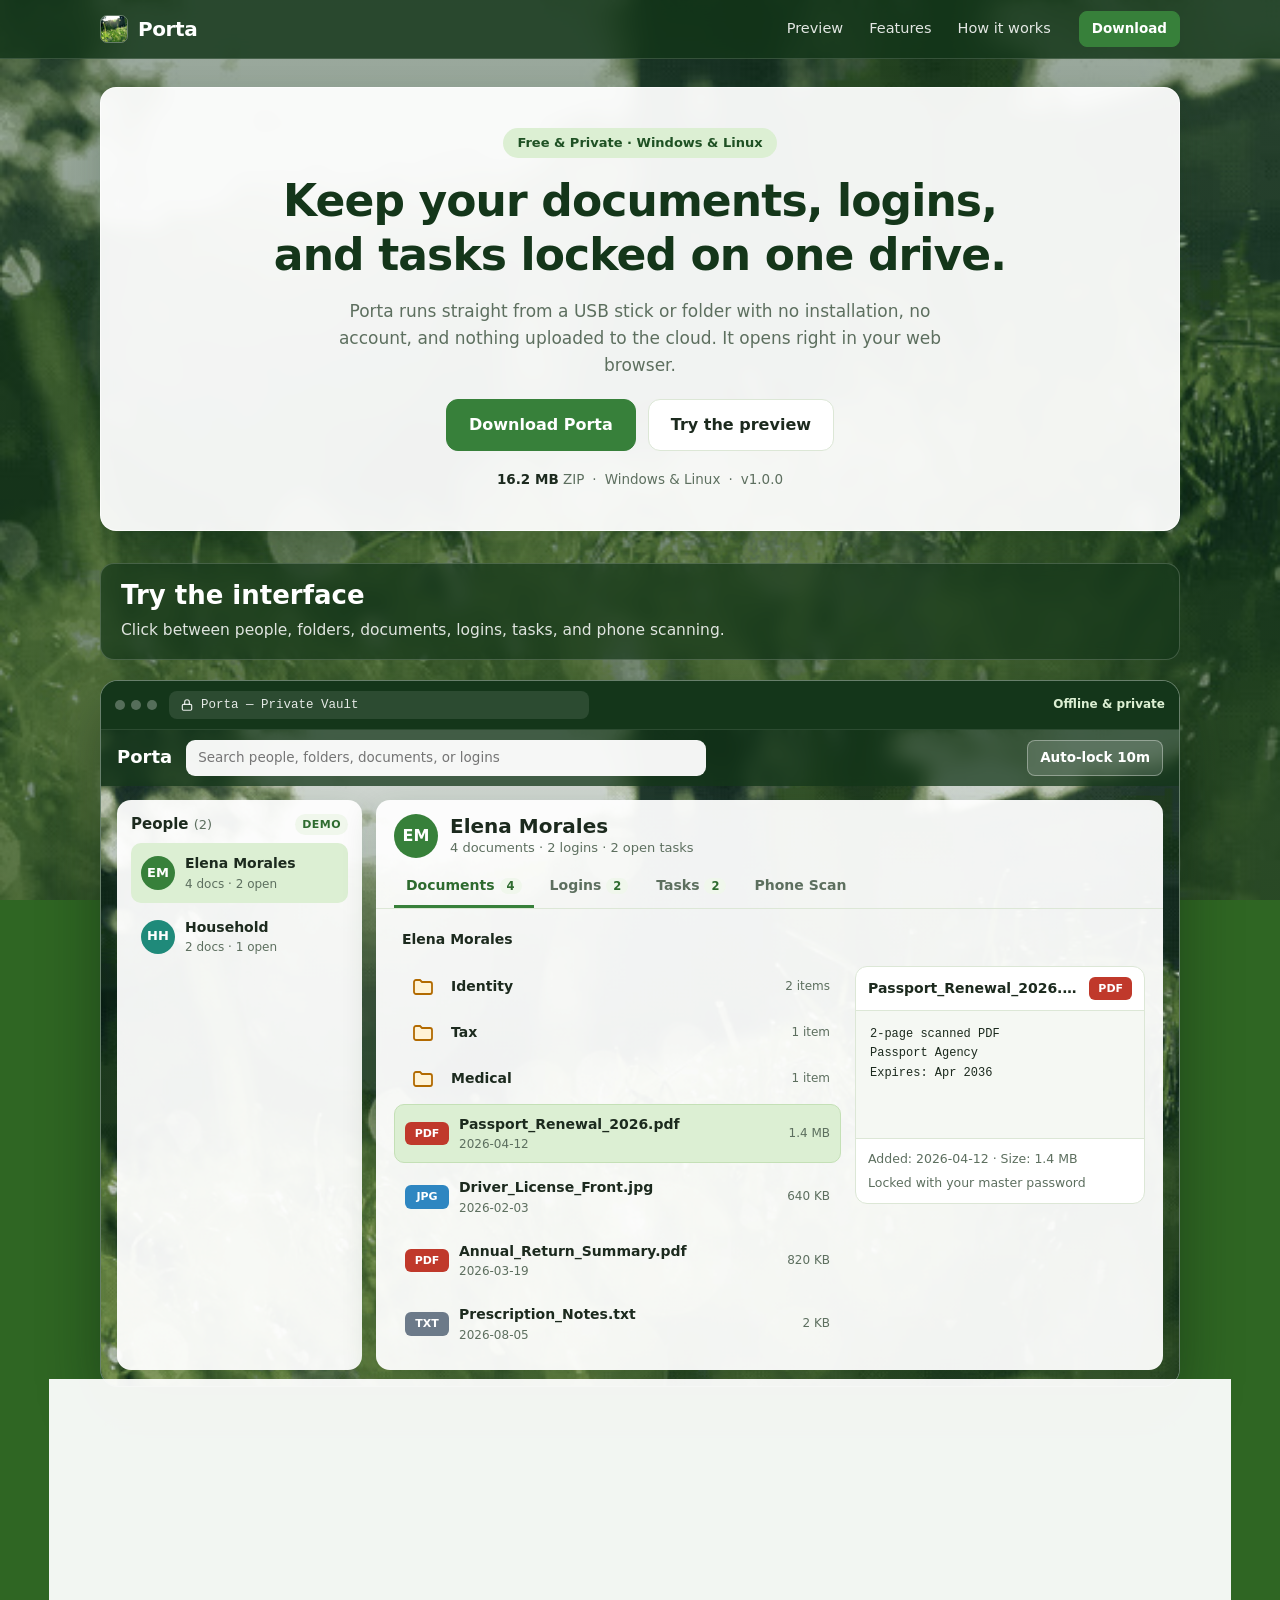
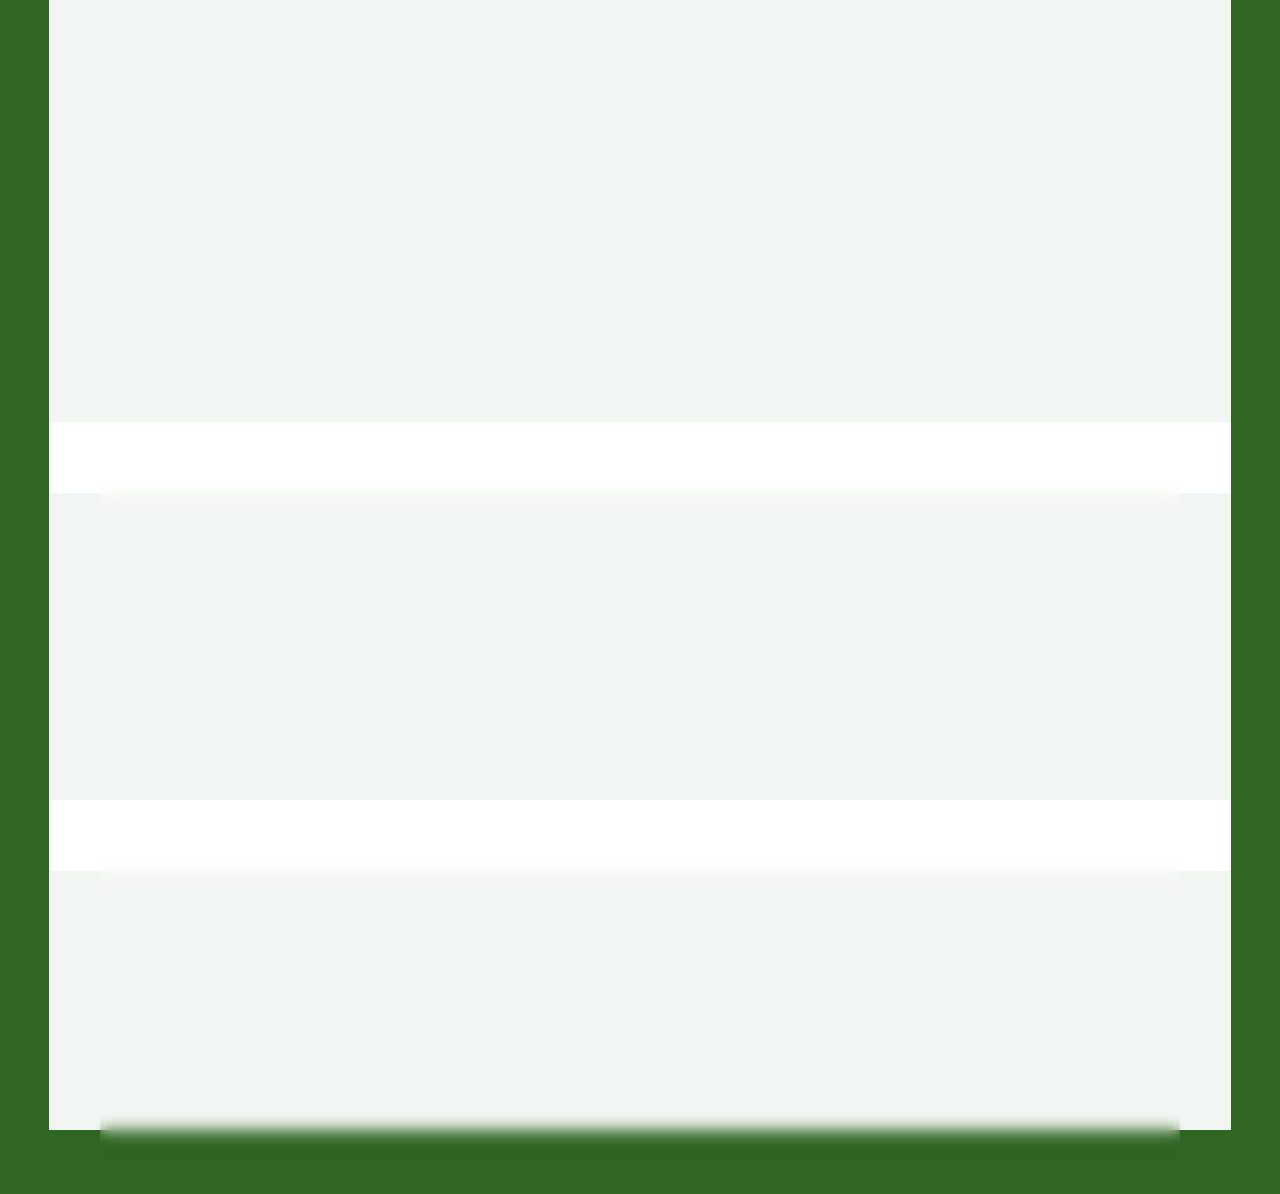
<file: docs/index.html>
<!doctype html>
<html lang="en">
<head>
  <meta charset="utf-8">
  <meta name="viewport" content="width=device-width, initial-scale=1">
  <title>Porta — Your Private Vault on a USB Stick</title>
  <meta name="description" content="Keep your documents, logins, and tasks locked on one drive. Runs straight from a USB stick on Windows or Linux with no installation and no cloud.">
  <meta name="theme-color" content="#1f5124">
  <meta property="og:title" content="Porta — Your Private Vault on a USB Stick">
  <meta property="og:description" content="Keep your documents, logins, and tasks locked behind one master password on your own drive.">
  <meta property="og:type" content="website">
  <meta property="og:url" content="https://artbyo3.github.io/Porta/">
  <meta property="og:image" content="./apple-touch-icon.png">
  <link rel="icon" href="./favicon.ico" sizes="any">
  <link rel="apple-touch-icon" href="./apple-touch-icon.png">
  <link rel="stylesheet" href="./style.css">
</head>
<body>
  <div class="meadow" aria-hidden="true"></div>

  <header class="topbar">
    <div class="topbar-inner">
      <a class="brand" href="#top">
        <img src="./apple-touch-icon.png" alt="" class="brand-icon" width="28" height="28">
        <span>Porta</span>
      </a>
      <nav class="nav" aria-label="Primary">
        <a href="#preview">Preview</a>
        <a href="#features">Features</a>
        <a href="#how-it-works">How it works</a>
      </nav>
      <a class="btn btn-primary btn-sm topbar-cta" data-download-link href="https://github.com/Artbyo3/Porta/releases/download/v1.0.0/Porta-v1.0.0.zip">Download</a>
    </div>
  </header>

  <main id="top" class="page">
    <section class="hero panel">
      <div class="hero-badge">
        Free &amp; Private · Windows &amp; Linux
      </div>
      <h1>Keep your documents, logins, and tasks locked on one drive.</h1>
      <p class="hero-lead">
        Porta runs straight from a USB stick or folder with no installation, no account, and nothing uploaded to the cloud.
        It opens right in your web browser.
      </p>
      <div class="hero-actions">
        <a id="downloadBtn" class="btn btn-primary btn-lg" data-download-link href="https://github.com/Artbyo3/Porta/releases/download/v1.0.0/Porta-v1.0.0.zip">
          <span>Download Porta</span>
        </a>
        <a class="btn btn-lg" href="#preview">
          Try the preview
        </a>
      </div>
      <p id="downloadMeta" class="hero-meta">
        <span><strong data-download-size>16.2 MB</strong> ZIP</span>
        <span aria-hidden="true">·</span>
        <span>Windows &amp; Linux</span>
        <span aria-hidden="true">·</span>
        <span data-release-version>v1.0.0</span>
      </p>
    </section>

    <section id="preview" class="section">
      <div class="section-head">
        <h2>Try the interface</h2>
        <p>Click between people, folders, documents, logins, tasks, and phone scanning.</p>
      </div>

      <div class="browser-frame" role="region" aria-label="Interactive Porta interface preview">
        <div class="browser-chrome">
          <div class="browser-dots" aria-hidden="true">
            <span></span><span></span><span></span>
          </div>
          <div class="browser-url">
            <svg viewBox="0 0 24 24" width="14" height="14" fill="none" stroke="currentColor" stroke-width="2" stroke-linecap="round" stroke-linejoin="round" aria-hidden="true">
              <rect x="4" y="11" width="16" height="10" rx="2"></rect>
              <path d="M8 11V7a4 4 0 0 1 8 0v4"></path>
            </svg>
            <span>Porta — Private Vault</span>
          </div>
          <div class="browser-tag">Offline &amp; private</div>
        </div>

        <div class="demo-app">
          <div class="demo-appbar">
            <div class="demo-brand">Porta</div>
            <div class="demo-search">
              <input id="demoSearch" type="search" placeholder="Search people, folders, documents, or logins" aria-label="Demo search">
            </div>
            <span class="btn btn-ghost-light btn-sm demo-pill">Auto-lock 10m</span>
          </div>

          <div class="demo-shell">
            <aside class="demo-sidebar">
              <div class="demo-sidebar-head">
                <h3>People <span id="demoPeopleCount" class="count">(2)</span></h3>
                <span class="demo-hint">Demo</span>
              </div>
              <ul id="demoPeopleList" class="people" role="list"></ul>
            </aside>

            <div class="demo-workspace">
              <div class="demo-person-head">
                <div id="demoPersonTitle" class="demo-person-title"></div>
                <div id="demoTabs" class="tabs" role="tablist" aria-label="Workspace sections"></div>
              </div>
              <div id="demoBody" class="demo-tab-body" role="tabpanel"></div>
            </div>
          </div>
        </div>
      </div>
    </section>

    <section id="features" class="section panel section-panel">
      <div class="section-head">
        <h2>Simple, private, and all yours</h2>
        <p>Everything stays safely locked on your own drive — no subscriptions, no accounts, no cloud.</p>
      </div>

      <div class="feature-grid">
        <article class="feature-card">
          <div class="feature-ico" aria-hidden="true">
            <svg viewBox="0 0 24 24" fill="none" stroke="currentColor" stroke-width="1.8" stroke-linecap="round" stroke-linejoin="round">
              <path d="M3 7a2 2 0 0 1 2-2h4l2 2h8a2 2 0 0 1 2 2v8a2 2 0 0 1-2 2H5a2 2 0 0 1-2-2z"></path>
            </svg>
          </div>
          <h3>Organized by Person &amp; Folder</h3>
          <p>Keep each person's documents, logins, and tasks separated in folders you can nest and drag around.</p>
        </article>

        <article class="feature-card">
          <div class="feature-ico" aria-hidden="true">
            <svg viewBox="0 0 24 24" fill="none" stroke="currentColor" stroke-width="1.8" stroke-linecap="round" stroke-linejoin="round">
              <path d="M12 3l8 3v6c0 4.5-3.4 8-8 9-4.6-1-8-4.5-8-9V6z"></path>
            </svg>
          </div>
          <h3>Locked With One Password</h3>
          <p>Every document, PDF, photo, and password is locked behind your master password, so even if your USB stick is lost or stolen, nobody can read it. Locks itself after 10 minutes away.</p>
        </article>

        <article class="feature-card">
          <div class="feature-ico" aria-hidden="true">
            <svg viewBox="0 0 24 24" fill="none" stroke="currentColor" stroke-width="1.8" stroke-linecap="round" stroke-linejoin="round">
              <path d="M4 4h11l5 5v11a1 1 0 0 1-1 1H4a1 1 0 0 1-1-1V5a1 1 0 0 1 1-1z"></path>
              <path d="M14 4v5h5M8 13h8M8 17h5"></path>
            </svg>
          </div>
          <h3>View Files Right Inside</h3>
          <p>Open PDFs, photos, and text notes directly in Porta, side-by-side or full screen.</p>
        </article>

        <article class="feature-card">
          <div class="feature-ico" aria-hidden="true">
            <svg viewBox="0 0 24 24" fill="none" stroke="currentColor" stroke-width="1.8" stroke-linecap="round" stroke-linejoin="round">
              <rect x="6" y="2" width="12" height="20" rx="2"></rect>
              <path d="M10 18h4M9 7h6M9 11h6"></path>
            </svg>
          </div>
          <h3>Scan Paper With Your Phone</h3>
          <p>Scan a QR code on the same Wi-Fi, snap photos of pages, crop and straighten them, reorder pages, and save them as one PDF.</p>
        </article>

        <article class="feature-card">
          <div class="feature-ico" aria-hidden="true">
            <svg viewBox="0 0 24 24" fill="none" stroke="currentColor" stroke-width="1.8" stroke-linecap="round" stroke-linejoin="round">
              <circle cx="11" cy="11" r="7"></circle>
              <path d="M21 21l-4.35-4.35"></path>
            </svg>
          </div>
          <h3>Find Anything Fast</h3>
          <p>One search bar finds any person, folder, document, or saved login in seconds.</p>
        </article>

        <article class="feature-card">
          <div class="feature-ico" aria-hidden="true">
            <svg viewBox="0 0 24 24" fill="none" stroke="currentColor" stroke-width="1.8" stroke-linecap="round" stroke-linejoin="round">
              <rect x="4" y="7" width="16" height="10" rx="2"></rect>
              <path d="M8 7V4h8v3M9 12h6"></path>
            </svg>
          </div>
          <h3>Carry It Anywhere</h3>
          <p>Nothing to install and no cloud subscriptions. Keep Porta on a USB stick and back up your entire vault just by copying one folder.</p>
        </article>
      </div>
    </section>

    <section id="how-it-works" class="section panel section-panel">
      <div class="section-head">
        <h2>How it works</h2>
        <p>Up and running in less than a minute.</p>
      </div>

      <ol class="steps-grid">
        <li class="step-card">
          <span class="step-num">1</span>
          <h3>Download &amp; Unzip</h3>
          <p>Download Porta, unzip it, and place the <strong>Porta</strong> folder on a USB stick or anywhere on your computer.</p>
        </li>
        <li class="step-card">
          <span class="step-num">2</span>
          <h3>Open Porta</h3>
          <p>On Windows, double-click <strong>porta.exe</strong>. On Linux, run <strong>START.sh</strong>. Porta opens right in your web browser.</p>
        </li>
        <li class="step-card">
          <span class="step-num">3</span>
          <h3>Choose Your Password</h3>
          <p>Pick one strong master password to lock your vault (remember it well — it cannot be reset). Close the Porta window whenever you're done.</p>
        </li>
      </ol>
    </section>

    <section id="download" class="section panel section-panel download-panel">
      <h2>Download Porta <span data-release-version>v1.0.0</span></h2>
      <p>Free for Windows and Linux. Nothing to install and no account needed. Mac is not supported yet.</p>
      <div class="download-actions">
        <a class="btn btn-primary btn-lg" data-download-link href="https://github.com/Artbyo3/Porta/releases/download/v1.0.0/Porta-v1.0.0.zip">
          <span>Download Porta (<span data-download-size>16.2 MB</span>)</span>
        </a>
      </div>
    </section>
  </main>

  <footer class="footer">
    <div class="footer-inner panel">
      <div class="footer-links">
        <strong>Porta</strong>
        <a href="https://github.com/Artbyo3/Porta" target="_blank" rel="noopener">GitHub</a>
        <a data-release-notes href="https://github.com/Artbyo3/Porta/releases/latest" target="_blank" rel="noopener">All releases</a>
        <a href="https://github.com/Artbyo3/Porta/blob/main/LICENSE" target="_blank" rel="noopener">MIT License</a>
      </div>
      <p class="footer-attrib">
        Background photo:
        <a href="https://pixabay.com/videos/grass-dew-field-fog-morning-66810/" target="_blank" rel="noopener">"Grass, dew, field" by JustYøu on Pixabay</a>
        (<a href="https://pixabay.com/service/license-summary/" target="_blank" rel="noopener">Pixabay Content License</a>).
      </p>
    </div>
  </footer>

  <div id="siteToasts" class="toasts" aria-live="polite"></div>
  <script src="./site.js"></script>
</body>
</html>
</file>
<file: docs/style.css>
:root {
  --forest: #14361a;
  --green-800: #1f5124;
  --green-700: #2e6b2f;
  --green-600: #37803a;
  --green-500: #4a9a3f;
  --green-100: #dcefd3;
  --green-50: #f0f7ec;
  --text: #1c2a1e;
  --muted: #5d6f5f;
  --line: #dce7d6;
  --panel: rgba(255, 255, 255, .94);
  --amber: #b26a00;
  --amber-bg: #fff3d6;
  --danger: #c0392b;
  --radius: 16px;
  --shadow: 0 12px 34px rgba(20, 54, 26, .20);
}

* { box-sizing: border-box; }
[hidden] { display: none !important; }
html { scroll-behavior: smooth; }

body {
  margin: 0;
  color: var(--text);
  background: #2f6623;
  font: 15.5px/1.6 system-ui, -apple-system, "Segoe UI", Roboto, sans-serif;
}

h1, h2, h3 { margin: 0; line-height: 1.22; }
a { color: var(--green-700); }
button, input { font: inherit; color: inherit; }

/* ---------- Meadow background ---------- */
.meadow {
  position: fixed;
  inset: 0;
  z-index: -1;
  background:
    linear-gradient(180deg, rgba(20, 54, 26, .42), rgba(20, 54, 26, .58)),
    url("./media/grass.jpg") center / cover no-repeat;
}

/* ---------- Reusable surfaces & buttons ---------- */
.panel {
  background: var(--panel);
  border: 1px solid rgba(255, 255, 255, .7);
  border-radius: var(--radius);
  box-shadow: var(--shadow);
  -webkit-backdrop-filter: blur(8px);
  backdrop-filter: blur(8px);
}

.btn {
  display: inline-flex;
  align-items: center;
  justify-content: center;
  gap: 7px;
  padding: 9px 16px;
  border: 1px solid var(--line);
  border-radius: 10px;
  background: #fff;
  color: var(--text);
  font-weight: 600;
  text-decoration: none;
  cursor: pointer;
  white-space: nowrap;
  transition: background .15s, border-color .15s, box-shadow .15s, transform .15s;
}
.btn:hover { background: var(--green-50); border-color: var(--green-500); }
.btn:focus-visible, a:focus-visible, input:focus-visible {
  outline: none;
  box-shadow: 0 0 0 3px rgba(74, 154, 63, .32);
}
.btn-primary {
  background: var(--green-600);
  border-color: var(--green-600);
  color: #fff;
}
.btn-primary:hover {
  background: var(--green-700);
  border-color: var(--green-700);
}
.btn-ghost-light {
  background: rgba(255, 255, 255, .14);
  border-color: rgba(255, 255, 255, .35);
  color: #fff;
}
.btn-ghost-light:hover { background: rgba(255, 255, 255, .24); }
.btn-sm { padding: 6px 12px; font-size: 13.5px; border-radius: 8px; }
.btn-lg { padding: 12px 22px; font-size: 16px; border-radius: 12px; }

/* ---------- Sticky topbar ---------- */
.topbar {
  position: sticky;
  top: 0;
  z-index: 30;
  background: rgba(20, 54, 26, .84);
  border-bottom: 1px solid rgba(255, 255, 255, .14);
  -webkit-backdrop-filter: blur(12px);
  backdrop-filter: blur(12px);
}
.topbar-inner {
  max-width: 1120px;
  margin: 0 auto;
  padding: 11px 20px;
  display: flex;
  align-items: center;
  gap: 18px;
}
.brand {
  display: inline-flex;
  align-items: center;
  gap: 10px;
  color: #fff;
  text-decoration: none;
  font-weight: 800;
  font-size: 20px;
  letter-spacing: -.02em;
}
.brand-icon {
  border-radius: 7px;
  border: 1px solid rgba(255, 255, 255, .3);
}
.nav {
  display: flex;
  align-items: center;
  gap: 6px;
  margin-left: auto;
}
.nav a {
  color: rgba(255, 255, 255, .88);
  text-decoration: none;
  font-size: 14.5px;
  font-weight: 500;
  padding: 6px 10px;
  border-radius: 8px;
  transition: background .15s, color .15s;
}
.nav a:hover { background: rgba(255, 255, 255, .12); color: #fff; }

/* ---------- Page container ---------- */
.page {
  max-width: 1120px;
  margin: 0 auto;
  padding: 28px 20px 24px;
  display: grid;
  grid-template-columns: minmax(0, 1fr);
  gap: 32px;
}
.page > * { min-width: 0; }
.section { scroll-margin-top: 76px; min-width: 0; }
.section-panel { padding: 30px; }
.section-head { margin-bottom: 20px; }
.section-head h2 { font-size: 26px; color: var(--forest); margin-bottom: 6px; }
.section-head p { margin: 0; color: var(--muted); }
#preview .section-head {
  background: rgba(20, 54, 26, .68);
  border: 1px solid rgba(255, 255, 255, .18);
  border-radius: 14px;
  padding: 16px 20px;
  color: #fff;
  -webkit-backdrop-filter: blur(8px);
  backdrop-filter: blur(8px);
}
#preview .section-head h2 { color: #fff; }
#preview .section-head p { color: rgba(255, 255, 255, .86); }

/* ---------- Hero ---------- */
.hero {
  padding: 40px 36px;
  text-align: center;
  display: grid;
  justify-items: center;
  gap: 16px;
}
.hero-badge {
  display: inline-flex;
  align-items: center;
  gap: 6px;
  padding: 5px 14px;
  border-radius: 999px;
  background: var(--green-100);
  color: var(--green-800);
  font-size: 13px;
  font-weight: 700;
}
.hero h1 {
  max-width: 780px;
  font-size: clamp(28px, 4.2vw, 44px);
  color: var(--forest);
  letter-spacing: -.02em;
}
.hero-lead {
  max-width: 650px;
  margin: 0;
  font-size: 17px;
  color: var(--muted);
}
.hero-actions {
  display: flex;
  flex-wrap: wrap;
  justify-content: center;
  gap: 12px;
  margin-top: 4px;
}
.hero-meta {
  margin: 2px 0 0;
  display: flex;
  flex-wrap: wrap;
  justify-content: center;
  gap: 8px;
  font-size: 13.5px;
  color: var(--muted);
}
.hero-meta strong { color: var(--text); }

/* ---------- Interactive product preview ---------- */
.browser-frame {
  border-radius: 18px;
  overflow: hidden;
  border: 1px solid rgba(255, 255, 255, .35);
  box-shadow: 0 24px 60px rgba(10, 28, 13, .42);
  background: #173c1d;
  min-width: 0;
  max-width: 100%;
}
.browser-chrome {
  display: flex;
  align-items: center;
  gap: 12px;
  padding: 10px 14px;
  background: #14361a;
  color: rgba(255, 255, 255, .88);
  border-bottom: 1px solid rgba(255, 255, 255, .1);
}
.browser-dots { display: flex; gap: 6px; flex-shrink: 0; }
.browser-dots span {
  width: 10px;
  height: 10px;
  border-radius: 50%;
  background: rgba(255, 255, 255, .28);
}
.browser-url {
  flex: 1;
  min-width: 0;
  max-width: 420px;
  display: inline-flex;
  align-items: center;
  gap: 7px;
  padding: 4px 11px;
  border-radius: 8px;
  background: rgba(255, 255, 255, .1);
  font-family: ui-monospace, Consolas, monospace;
  font-size: 12.5px;
  overflow: hidden;
  white-space: nowrap;
}
.browser-url span { overflow: hidden; text-overflow: ellipsis; }
.browser-tag {
  margin-left: auto;
  flex-shrink: 0;
  font-size: 12px;
  font-weight: 600;
  color: var(--green-100);
}

.demo-app {
  background:
    linear-gradient(180deg, rgba(20, 54, 26, .20), rgba(20, 54, 26, .25)),
    url("./media/grass.jpg") center / cover no-repeat;
}
.demo-appbar {
  display: flex;
  align-items: center;
  gap: 14px;
  padding: 10px 16px;
  background: rgba(20, 54, 26, .76);
  -webkit-backdrop-filter: blur(8px);
  backdrop-filter: blur(8px);
}
.demo-brand { color: #fff; font-weight: 800; font-size: 18px; flex-shrink: 0; }
.demo-search { flex: 1; min-width: 0; max-width: 520px; }
.demo-search input {
  width: 100%;
  padding: 7px 12px;
  border: 0;
  border-radius: 9px;
  background: rgba(255, 255, 255, .95);
  font-size: 13.5px;
}
.demo-pill { margin-left: auto; cursor: default; }

.demo-shell {
  display: flex;
  gap: 14px;
  padding: 14px 16px 16px;
  min-height: 430px;
}
.demo-sidebar {
  width: 245px;
  flex-shrink: 0;
  background: var(--panel);
  border-radius: 14px;
  padding: 14px;
  box-shadow: var(--shadow);
  display: flex;
  flex-direction: column;
  gap: 8px;
}
.demo-sidebar-head {
  display: flex;
  align-items: center;
  justify-content: space-between;
}
.demo-sidebar-head h3 { font-size: 15px; }
.count { color: var(--muted); font-weight: 500; font-size: 13px; }
.demo-hint {
  font-size: 11px;
  font-weight: 700;
  text-transform: uppercase;
  letter-spacing: .04em;
  color: var(--green-700);
  background: var(--green-50);
  padding: 2px 7px;
  border-radius: 999px;
}

.people { list-style: none; margin: 0; padding: 0; display: grid; gap: 4px; }
.people button {
  width: 100%;
  display: flex;
  align-items: center;
  gap: 10px;
  padding: 9px 10px;
  border: 0;
  border-radius: 10px;
  background: transparent;
  text-align: left;
  cursor: pointer;
}
.people button:hover { background: var(--green-50); }
.people button.selected { background: var(--green-100); }
.people .who { min-width: 0; }
.people .name { display: block; font-weight: 600; font-size: 14px; }
.people .meta { display: block; font-size: 12px; color: var(--muted); }

.avatar {
  flex-shrink: 0;
  display: inline-grid;
  place-items: center;
  width: 34px;
  height: 34px;
  border-radius: 50%;
  color: #fff;
  font-size: 13px;
  font-weight: 700;
}
.avatar-lg { width: 44px; height: 44px; font-size: 16px; }

.demo-workspace {
  flex: 1;
  min-width: 0;
  background: var(--panel);
  border-radius: 14px;
  box-shadow: var(--shadow);
  display: flex;
  flex-direction: column;
  overflow: hidden;
}
.demo-person-head {
  padding: 14px 18px 0;
  border-bottom: 1px solid var(--line);
}
.demo-person-title {
  display: flex;
  align-items: center;
  gap: 12px;
  margin-bottom: 6px;
}
.demo-person-title h3 { font-size: 20px; }
.demo-person-sub { font-size: 13px; color: var(--muted); }

.tabs { display: flex; flex-wrap: wrap; gap: 4px; }
.tabs button {
  padding: 9px 12px;
  border: 0;
  border-bottom: 3px solid transparent;
  background: none;
  cursor: pointer;
  font-weight: 600;
  font-size: 14px;
  color: var(--muted);
}
.tabs button:hover { color: var(--text); }
.tabs button.active { color: var(--green-700); border-bottom-color: var(--green-600); }
.tabs .badge {
  margin-left: 5px;
  padding: 1px 7px;
  border-radius: 999px;
  background: var(--green-50);
  color: var(--green-700);
  font-size: 11.5px;
}

.demo-tab-body { padding: 16px 18px; flex: 1; min-height: 300px; }

/* Documents demo */
.crumbs {
  display: flex;
  flex-wrap: wrap;
  align-items: center;
  gap: 4px;
  margin-bottom: 12px;
  font-size: 14px;
}
.crumb {
  padding: 3px 8px;
  border: 0;
  border-radius: 7px;
  background: none;
  font-weight: 600;
  color: var(--green-700);
  cursor: pointer;
}
.crumb:hover { background: var(--green-50); }
.crumb.here { color: var(--text); cursor: default; }
.crumb.here:hover { background: transparent; }

.docs-split {
  display: grid;
  grid-template-columns: minmax(0, 1fr) 290px;
  gap: 14px;
  align-items: start;
  min-width: 0;
}
.docs-items { display: grid; grid-template-columns: minmax(0, 1fr); gap: 4px; min-width: 0; }
.folder-row, .doc-row {
  display: grid;
  align-items: center;
  gap: 10px;
  width: 100%;
  min-width: 0;
  padding: 8px 10px;
  border: 1px solid transparent;
  border-radius: 10px;
  background: transparent;
  text-align: left;
  cursor: pointer;
}
.folder-row { grid-template-columns: 36px minmax(0, 1fr) auto; }
.doc-row { grid-template-columns: 44px minmax(0, 1fr) auto; }
.folder-row:hover, .doc-row:hover { background: var(--green-50); }
.doc-row.open { background: var(--green-100); border-color: #c4e0b6; }
.folder-ico {
  display: inline-grid;
  place-items: center;
  width: 36px;
  color: var(--amber);
}
.folder-ico svg { width: 24px; height: 24px; fill: var(--amber-bg); }
.row-title { font-weight: 600; font-size: 14px; overflow: hidden; text-overflow: ellipsis; white-space: nowrap; }
.row-sub { font-size: 12px; color: var(--muted); }
.type {
  display: inline-block;
  width: 44px;
  padding: 3px 0;
  border-radius: 6px;
  text-align: center;
  font-size: 11px;
  font-weight: 700;
  color: #fff;
  background: #6c7a89;
}
.type.pdf { background: #c0392b; }
.type.img { background: #2e86c1; }
.type.txt { background: #6c7a89; }

.detail-card {
  border: 1px solid var(--line);
  border-radius: 12px;
  background: #fff;
  overflow: hidden;
  min-width: 0;
}
.detail-head {
  padding: 10px 12px;
  border-bottom: 1px solid var(--line);
  display: flex;
  align-items: center;
  justify-content: space-between;
  gap: 8px;
}
.detail-head strong { font-size: 14px; overflow: hidden; text-overflow: ellipsis; white-space: nowrap; }
.detail-preview {
  padding: 14px;
  background: #f5f8f3;
  border-bottom: 1px solid var(--line);
  min-height: 128px;
  font-size: 13px;
}
.detail-preview pre {
  margin: 0;
  white-space: pre-wrap;
  font-family: ui-monospace, Consolas, monospace;
  font-size: 12px;
  color: var(--text);
}
.detail-meta { padding: 10px 12px; font-size: 12.5px; color: var(--muted); display: grid; gap: 4px; }

/* Credentials demo */
.cards { display: grid; grid-template-columns: repeat(auto-fill, minmax(290px, 1fr)); gap: 12px; min-width: 0; }
.card {
  border: 1px solid var(--line);
  border-radius: 12px;
  padding: 13px;
  background: #fff;
  min-width: 0;
}
.card h4 { margin: 0 0 2px; font-size: 15px; }
.card .site { font-size: 12.5px; color: var(--green-700); margin-bottom: 10px; }
.kv {
  display: grid;
  grid-template-columns: 44px minmax(0, 1fr) auto;
  align-items: center;
  gap: 6px;
  margin-bottom: 6px;
  font-size: 13px;
}
.kv > span:first-child { color: var(--muted); font-size: 12px; }
.kv code {
  font-family: ui-monospace, Consolas, "Liberation Mono", Menlo, monospace;
  font-size: 0.9em;
  background: var(--green-50);
  border: 1px solid var(--line);
  border-radius: 6px;
  padding: 1px 6px;
  overflow: hidden;
  text-overflow: ellipsis;
  white-space: nowrap;
}
.kv-actions { display: flex; gap: 4px; }

/* Tasks demo */
.tasks { list-style: none; margin: 0; padding: 0; display: grid; gap: 7px; }
.tasks li {
  display: flex;
  align-items: center;
  gap: 10px;
  padding: 10px 12px;
  border: 1px solid var(--line);
  border-radius: 10px;
  background: #fff;
}
.tasks li label { flex: 1; cursor: pointer; font-size: 14.5px; }
.tasks li.done label { text-decoration: line-through; color: var(--muted); }
.tasks input[type="checkbox"] { accent-color: var(--green-600); width: 16px; height: 16px; cursor: pointer; }

/* Phone Scan demo */
.scan-demo {
  display: grid;
  grid-template-columns: 180px minmax(0, 1fr);
  gap: 18px;
  align-items: center;
  background: #fff;
  border: 1px solid var(--line);
  border-radius: 12px;
  padding: 16px;
}
.qr-box {
  background: var(--green-50);
  border: 1px solid var(--line);
  border-radius: 12px;
  padding: 12px;
  text-align: center;
}
.qr-box svg { display: block; margin: 0 auto 8px; }
.qr-box small { display: block; color: var(--muted); font-size: 12px; }
.scan-info h4 { margin: 0 0 6px; font-size: 16px; }
.scan-info p { margin: 0 0 12px; font-size: 14px; color: var(--muted); }
.mode-pills { display: flex; flex-wrap: wrap; gap: 8px; }
.mode-pill {
  padding: 6px 12px;
  border-radius: 999px;
  border: 1px solid var(--line);
  background: var(--green-50);
  font-size: 13px;
  font-weight: 600;
  cursor: pointer;
}
.mode-pill.active {
  background: var(--green-600);
  border-color: var(--green-600);
  color: #fff;
}
.scan-note { margin: 10px 0 0; font-size: 13px; color: var(--green-800); font-weight: 600; }

/* ---------- Features grid ---------- */
.feature-grid {
  display: grid;
  grid-template-columns: repeat(3, minmax(0, 1fr));
  gap: 16px;
}
.feature-card {
  background: #fff;
  border: 1px solid var(--line);
  border-radius: 14px;
  padding: 20px;
}
.feature-ico {
  width: 40px;
  height: 40px;
  border-radius: 10px;
  display: inline-grid;
  place-items: center;
  background: var(--green-50);
  color: var(--green-700);
  margin-bottom: 12px;
}
.feature-ico svg { width: 22px; height: 22px; }
.feature-card h3 { font-size: 17px; margin-bottom: 6px; }
.feature-card p { margin: 0; color: var(--muted); font-size: 14.5px; }

/* ---------- How it works ---------- */
.steps-grid {
  list-style: none;
  margin: 0;
  padding: 0;
  display: grid;
  grid-template-columns: repeat(3, minmax(0, 1fr));
  gap: 16px;
}
.step-card {
  background: #fff;
  border: 1px solid var(--line);
  border-radius: 14px;
  padding: 20px;
}
.step-num {
  display: inline-grid;
  place-items: center;
  width: 30px;
  height: 30px;
  border-radius: 50%;
  background: var(--green-600);
  color: #fff;
  font-weight: 700;
  font-size: 14px;
  margin-bottom: 10px;
}
.step-card h3 { font-size: 17px; margin-bottom: 6px; }
.step-card p { margin: 0; color: var(--muted); font-size: 14.5px; }

/* ---------- Download ---------- */
.download-panel {
  display: grid;
  grid-template-columns: minmax(0, 1fr);
  justify-items: center;
  text-align: center;
  gap: 12px;
}
.download-panel h2 { font-size: 28px; color: var(--forest); }
.download-panel p { margin: 0; max-width: 560px; color: var(--muted); }
.download-actions { display: flex; flex-wrap: wrap; justify-content: center; gap: 10px; margin-top: 6px; max-width: 100%; }

/* ---------- Footer ---------- */
.footer {
  max-width: 1120px;
  margin: 0 auto;
  padding: 8px 20px 32px;
}
.footer-inner {
  padding: 18px 22px;
  display: flex;
  flex-wrap: wrap;
  align-items: center;
  justify-content: space-between;
  gap: 12px;
}
.footer-links {
  display: flex;
  flex-wrap: wrap;
  align-items: center;
  gap: 14px;
}
.footer-links a { text-decoration: none; font-weight: 500; }
.footer-links a:hover { text-decoration: underline; }
.footer-attrib {
  margin: 0;
  font-size: 13px;
  color: var(--muted);
}

/* ---------- Toasts ---------- */
.toasts {
  position: fixed;
  right: 20px;
  bottom: 20px;
  z-index: 60;
  display: grid;
  gap: 8px;
}
.toast {
  padding: 10px 15px;
  border-radius: 10px;
  background: var(--forest);
  color: #fff;
  box-shadow: var(--shadow);
  animation: toast-in .18s ease-out;
}
@keyframes toast-in { from { opacity: 0; transform: translateY(8px); } }

/* ---------- Responsive ---------- */
@media (max-width: 920px) {
  .demo-shell { flex-direction: column; }
  .demo-sidebar { width: 100%; }
  .docs-split { grid-template-columns: 1fr; }
  .feature-grid, .steps-grid { grid-template-columns: 1fr 1fr; }
}

@media (max-width: 640px) {
  .nav { display: none; }
  .topbar-cta { margin-left: auto; }
  .page { padding: 18px 12px 16px; gap: 22px; }
  .hero { padding: 26px 16px; }
  .section-panel { padding: 20px 14px; }
  .demo-shell { padding: 10px; }
  .demo-tab-body { padding: 12px; }
  .cards, .feature-grid, .steps-grid, .scan-demo { grid-template-columns: minmax(0, 1fr); }
  .demo-pill { display: none; }
  .download-actions .btn { width: 100%; }
  .footer { padding: 6px 12px 24px; }
}

@media (prefers-reduced-motion: reduce) {
  html { scroll-behavior: auto; }
  * { animation: none !important; transition: none !important; }
}
</file>
